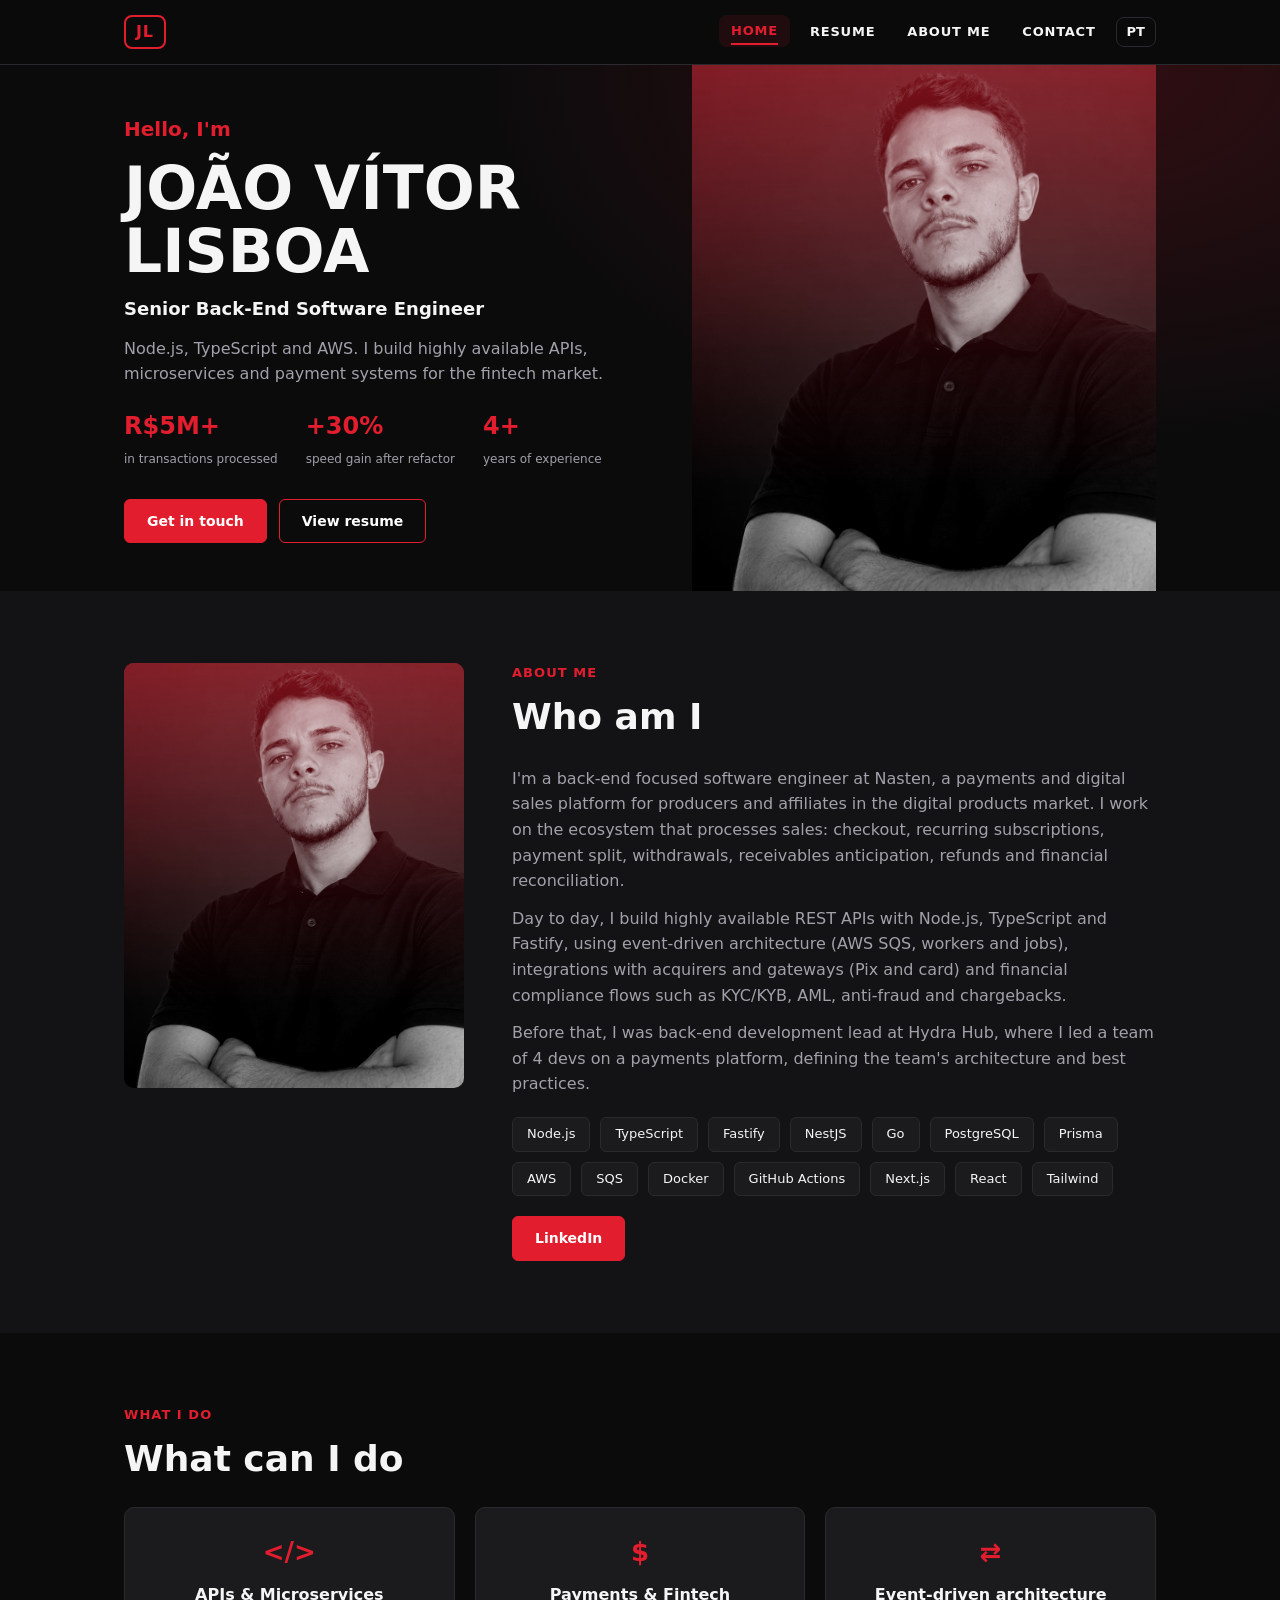
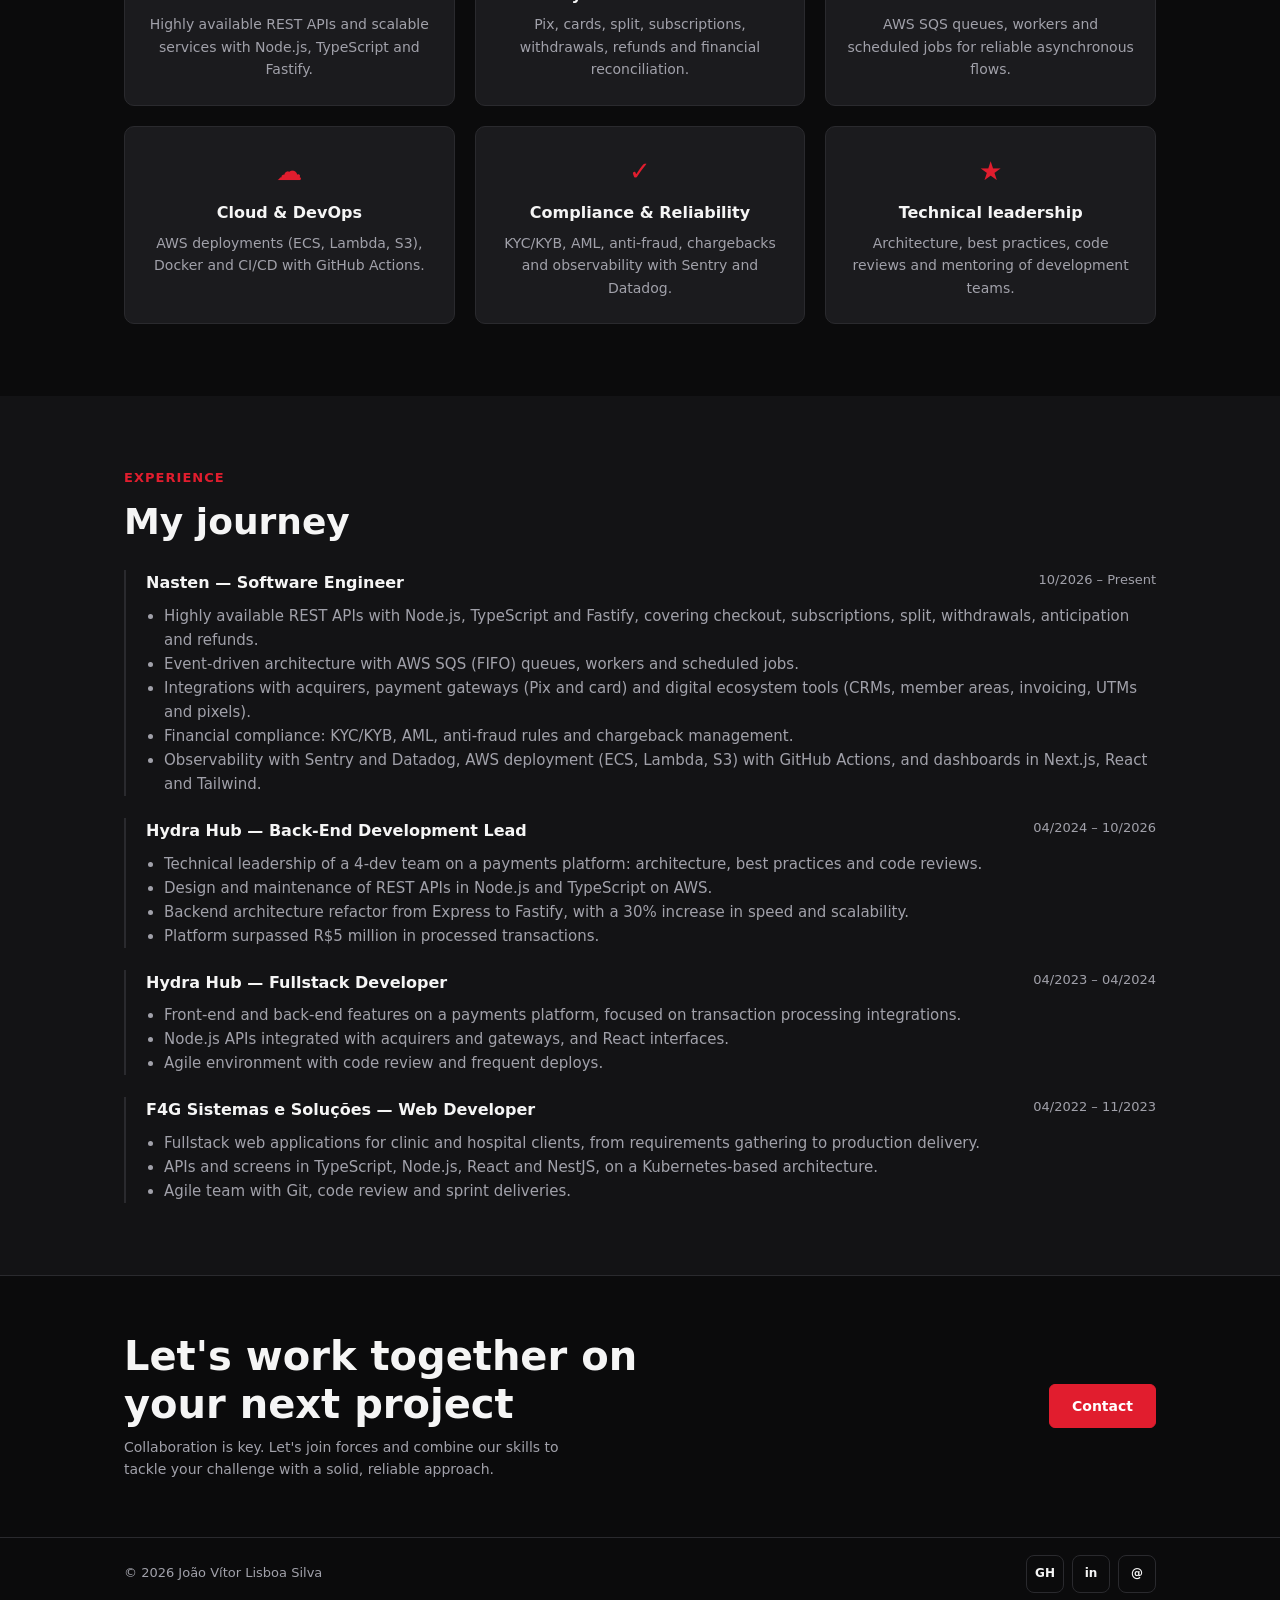
<file: index.html>
<!doctype html>
<html lang="pt-BR">
<head>
  <meta charset="utf-8">
  <meta name="viewport" content="width=device-width, initial-scale=1">
  <title>João Vítor Lisboa — Engenheiro de Software Back-End</title>
  <meta name="description" content="Portfólio de João Vítor Lisboa Silva: engenheiro de software back-end sênior (Node.js, TypeScript, AWS), com foco em fintech e pagamentos.">
  <link rel="stylesheet" href="style.css">
</head>
<body data-page="home">
  <header class="nav">
    <div class="wrap">
      <a href="index.html" class="logo">JL</a>
      <nav>
        <a href="index.html" data-nav="home" data-i18n="nav_home"></a>
        <a href="resume.html" data-nav="resume" data-i18n="nav_resume"></a>
        <a href="index.html#about" data-nav="about" data-i18n="nav_about"></a>
        <a href="contact.html" data-nav="contact" data-i18n="nav_contact"></a>
        <button id="lang" aria-label="Language">EN</button>
      </nav>
    </div>
  </header>

  <main>
    <section class="hero">
      <div class="wrap">
        <div class="hero-text">
          <p class="eyebrow" data-i18n="hero_hi"></p>
          <h1>João Vítor Lisboa</h1>
          <p class="role" data-i18n="hero_role"></p>
          <p class="lead" data-i18n="hero_desc"></p>
          <div class="stats">
            <div><strong>R$5M+</strong><span data-i18n="stat_volume"></span></div>
            <div><strong>+30%</strong><span data-i18n="stat_perf"></span></div>
            <div><strong>4+</strong><span data-i18n="stat_years"></span></div>
          </div>
          <div class="hero-actions">
            <a class="btn" href="contact.html" data-i18n="cta_contact"></a>
            <a class="btn ghost" href="resume.html" data-i18n="cta_resume"></a>
          </div>
        </div>
        <div class="photo hero-photo">
          <span class="initials">JL</span>
          <img src="assets/foto.png" alt="João Vítor Lisboa" onerror="this.remove()">
        </div>
      </div>
    </section>

    <section class="block" id="about">
      <div class="wrap about">
        <div class="photo">
          <span class="initials">JL</span>
          <img src="assets/foto.png" alt="João Vítor Lisboa" onerror="this.remove()">
        </div>
        <div>
          <p class="tag" data-i18n="nav_about"></p>
          <h2 class="title" data-i18n="about_title"></h2>
          <p data-i18n="about_1"></p>
          <p data-i18n="about_2"></p>
          <p data-i18n="about_3"></p>
          <ul class="chips">
            <li>Node.js</li><li>TypeScript</li><li>Fastify</li><li>NestJS</li><li>Go</li>
            <li>PostgreSQL</li><li>Prisma</li><li>AWS</li><li>SQS</li><li>Docker</li>
            <li>GitHub Actions</li><li>Next.js</li><li>React</li><li>Tailwind</li>
          </ul>
          <a class="btn" href="https://www.linkedin.com/in/dev-lisboa/" target="_blank" rel="noopener">LinkedIn</a>
        </div>
      </div>
    </section>

    <section class="block dark" id="services">
      <div class="wrap">
        <p class="tag" data-i18n="svc_tag"></p>
        <h2 class="title" data-i18n="svc_title"></h2>
        <div class="services">
          <article class="service"><div class="icon">&lt;/&gt;</div><h4 data-i18n="s1_t"></h4><p data-i18n="s1_d"></p></article>
          <article class="service"><div class="icon">$</div><h4 data-i18n="s2_t"></h4><p data-i18n="s2_d"></p></article>
          <article class="service"><div class="icon">⇄</div><h4 data-i18n="s3_t"></h4><p data-i18n="s3_d"></p></article>
          <article class="service"><div class="icon">☁</div><h4 data-i18n="s4_t"></h4><p data-i18n="s4_d"></p></article>
          <article class="service"><div class="icon">✓</div><h4 data-i18n="s5_t"></h4><p data-i18n="s5_d"></p></article>
          <article class="service"><div class="icon">★</div><h4 data-i18n="s6_t"></h4><p data-i18n="s6_d"></p></article>
        </div>
      </div>
    </section>

    <section class="block" id="experience">
      <div class="wrap">
        <p class="tag" data-i18n="nav_experience"></p>
        <h2 class="title" data-i18n="exp_title"></h2>
        <div class="timeline">
          <article class="job">
            <div class="job-head"><h4>Nasten — <span data-i18n="j0_role"></span></h4><span class="date" data-i18n="j0_date"></span></div>
            <ul>
              <li data-i18n="j0_b1"></li><li data-i18n="j0_b2"></li><li data-i18n="j0_b3"></li>
              <li data-i18n="j0_b4"></li><li data-i18n="j0_b5"></li>
            </ul>
          </article>
          <article class="job">
            <div class="job-head"><h4>Hydra Hub — <span data-i18n="j1_role"></span></h4><span class="date" data-i18n="j1_date"></span></div>
            <ul>
              <li data-i18n="j1_b1"></li><li data-i18n="j1_b2"></li><li data-i18n="j1_b3"></li><li data-i18n="j1_b4"></li>
            </ul>
          </article>
          <article class="job">
            <div class="job-head"><h4>Hydra Hub — <span data-i18n="j2_role"></span></h4><span class="date" data-i18n="j2_date"></span></div>
            <ul><li data-i18n="j2_b1"></li><li data-i18n="j2_b2"></li><li data-i18n="j2_b3"></li></ul>
          </article>
          <article class="job">
            <div class="job-head"><h4>F4G Sistemas e Soluções — <span data-i18n="j3_role"></span></h4><span class="date" data-i18n="j3_date"></span></div>
            <ul><li data-i18n="j3_b1"></li><li data-i18n="j3_b2"></li><li data-i18n="j3_b3"></li></ul>
          </article>
        </div>
      </div>
    </section>

    <section class="cta">
      <div class="wrap">
        <div>
          <h2 data-i18n="cta_title"></h2>
          <p data-i18n="cta_text"></p>
        </div>
        <a class="btn" href="contact.html" data-i18n="cta_btn"></a>
      </div>
    </section>
  </main>

  <footer>
    <div class="wrap">
      <span class="copy">© <span id="year"></span> João Vítor Lisboa Silva</span>
      <div class="social">
        <a href="https://github.com/Joao-Lisboa" target="_blank" rel="noopener" aria-label="GitHub">GH</a>
        <a href="https://www.linkedin.com/in/dev-lisboa/" target="_blank" rel="noopener" aria-label="LinkedIn">in</a>
        <a href="mailto:dev.joao.lisboa@gmail.com" aria-label="E-mail">@</a>
      </div>
    </div>
  </footer>
  <script src="script.js"></script>
</body>
</html>
</file>
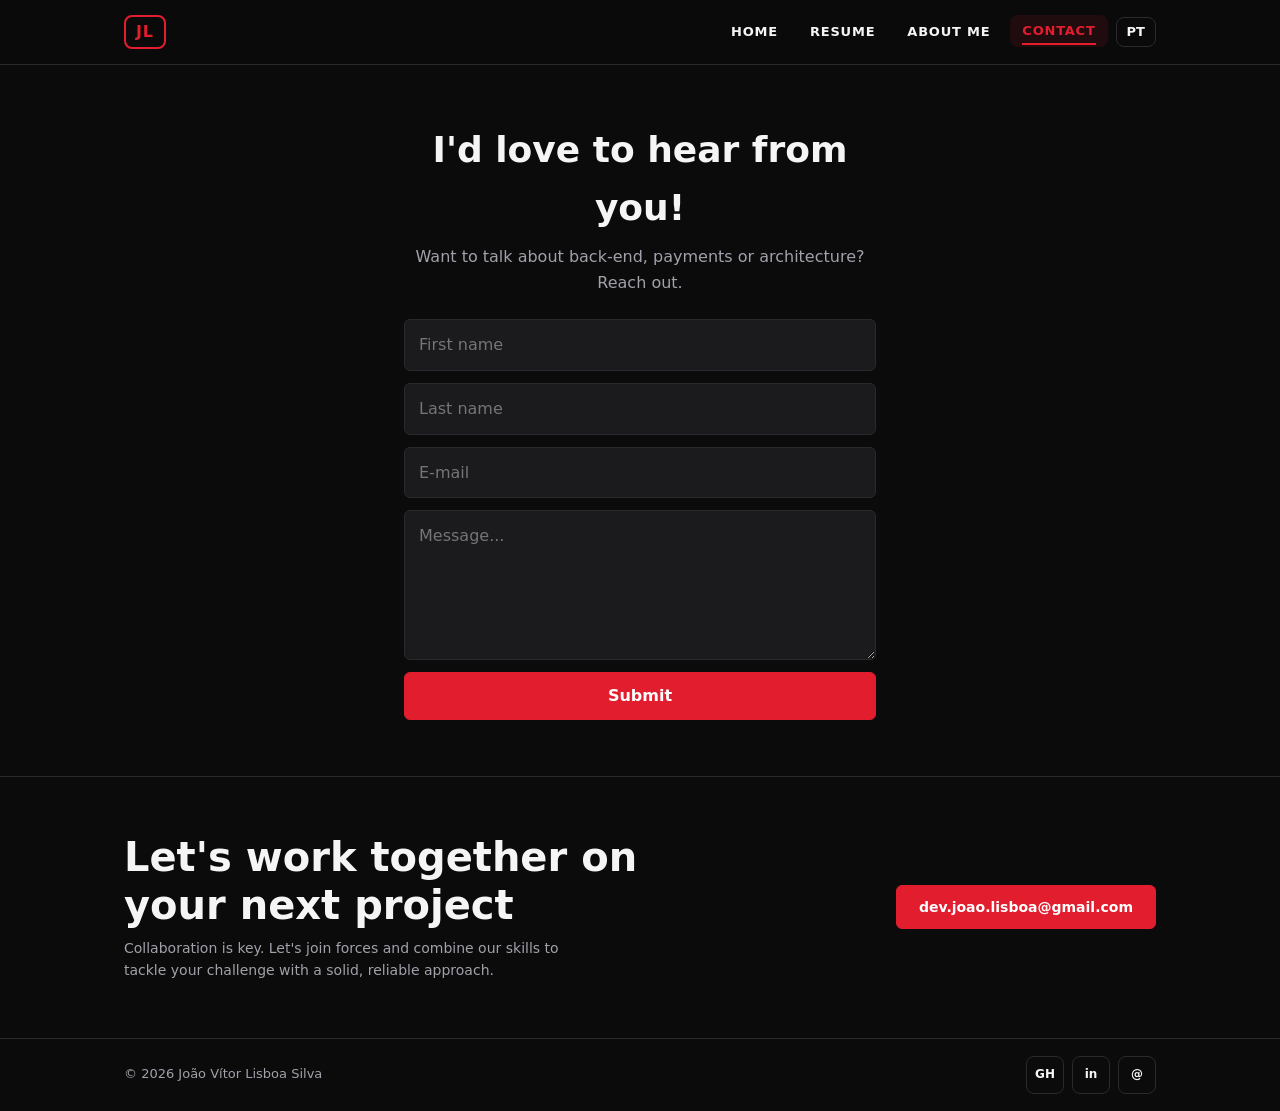
<file: contact.html>
<!doctype html>
<html lang="pt-BR">
<head>
  <meta charset="utf-8">
  <meta name="viewport" content="width=device-width, initial-scale=1">
  <title>Contato — João Vítor Lisboa</title>
  <meta name="description" content="Entre em contato com João Vítor Lisboa Silva.">
  <link rel="stylesheet" href="style.css">
</head>
<body data-page="contact">
  <header class="nav">
    <div class="wrap">
      <a href="index.html" class="logo">JL</a>
      <nav>
        <a href="index.html" data-nav="home" data-i18n="nav_home"></a>
        <a href="resume.html" data-nav="resume" data-i18n="nav_resume"></a>
        <a href="index.html#about" data-nav="about" data-i18n="nav_about"></a>
        <a href="contact.html" data-nav="contact" data-i18n="nav_contact"></a>
        <button id="lang" aria-label="Language">EN</button>
      </nav>
    </div>
  </header>

  <main class="form-wrap">
    <h1 data-i18n="form_title"></h1>
    <p class="sub" data-i18n="contact_text"></p>
    <form id="contact-form">
      <input name="first" type="text" required data-i18n-ph="ph_first">
      <input name="last" type="text" data-i18n-ph="ph_last">
      <input name="email" type="email" required data-i18n-ph="ph_email">
      <textarea name="message" required data-i18n-ph="ph_msg"></textarea>
      <button class="btn" type="submit" data-i18n="form_send"></button>
    </form>
  </main>

  <section class="cta">
    <div class="wrap">
      <div>
        <h2 data-i18n="cta_title"></h2>
        <p data-i18n="cta_text"></p>
      </div>
      <a class="btn" href="mailto:dev.joao.lisboa@gmail.com">dev.joao.lisboa@gmail.com</a>
    </div>
  </section>

  <footer>
    <div class="wrap">
      <span class="copy">© <span id="year"></span> João Vítor Lisboa Silva</span>
      <div class="social">
        <a href="https://github.com/Joao-Lisboa" target="_blank" rel="noopener" aria-label="GitHub">GH</a>
        <a href="https://www.linkedin.com/in/dev-lisboa/" target="_blank" rel="noopener" aria-label="LinkedIn">in</a>
        <a href="mailto:dev.joao.lisboa@gmail.com" aria-label="E-mail">@</a>
      </div>
    </div>
  </footer>
  <script src="script.js"></script>
</body>
</html>
</file>
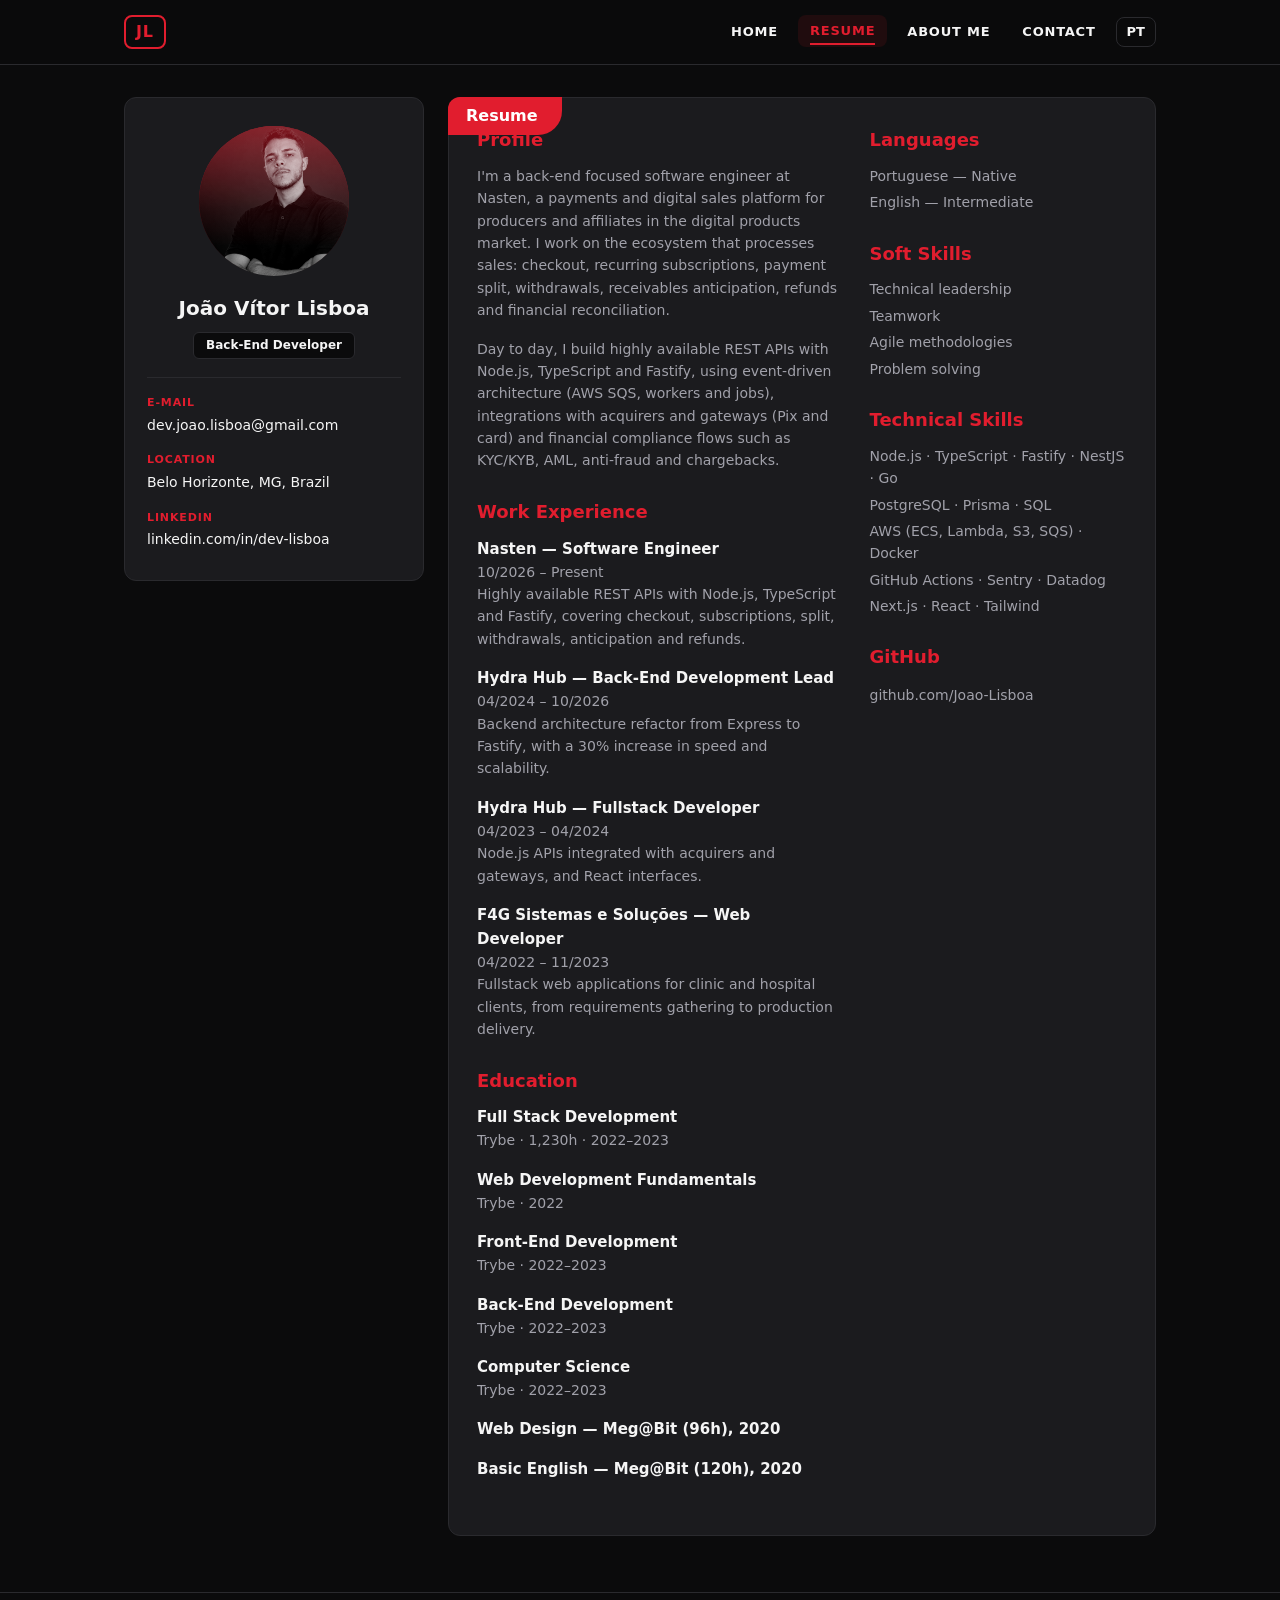
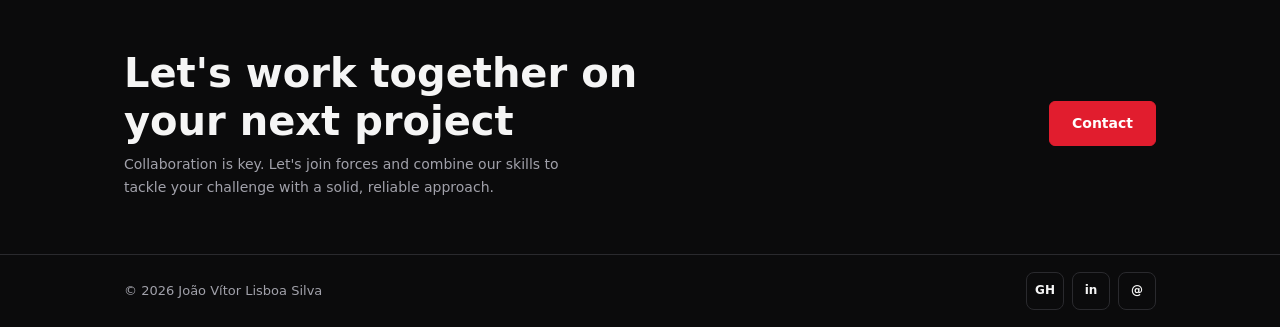
<file: resume.html>
<!doctype html>
<html lang="pt-BR">
<head>
  <meta charset="utf-8">
  <meta name="viewport" content="width=device-width, initial-scale=1">
  <title>Currículo — João Vítor Lisboa</title>
  <meta name="description" content="Currículo de João Vítor Lisboa Silva, engenheiro de software back-end sênior.">
  <link rel="stylesheet" href="style.css">
</head>
<body data-page="resume">
  <header class="nav">
    <div class="wrap">
      <a href="index.html" class="logo">JL</a>
      <nav>
        <a href="index.html" data-nav="home" data-i18n="nav_home"></a>
        <a href="resume.html" data-nav="resume" data-i18n="nav_resume"></a>
        <a href="index.html#about" data-nav="about" data-i18n="nav_about"></a>
        <a href="contact.html" data-nav="contact" data-i18n="nav_contact"></a>
        <button id="lang" aria-label="Language">EN</button>
      </nav>
    </div>
  </header>

  <main class="wrap resume">
    <aside class="side">
      <div class="photo">
        <span class="initials">JL</span>
        <img src="assets/foto.png" alt="João Vítor Lisboa" onerror="this.remove()">
      </div>
      <h2>João Vítor Lisboa</h2>
      <span class="badge" data-i18n="badge"></span>
      <div class="contact-list">
        <div><small data-i18n="lbl_email"></small><a href="mailto:dev.joao.lisboa@gmail.com">dev.joao.lisboa@gmail.com</a></div>
        <div><small data-i18n="lbl_location"></small><span data-i18n="location"></span></div>
        <div><small>LinkedIn</small><a href="https://www.linkedin.com/in/dev-lisboa/" target="_blank" rel="noopener">linkedin.com/in/dev-lisboa</a></div>
      </div>
    </aside>

    <article class="paper">
      <span class="ribbon" data-i18n="nav_resume"></span>
      <div class="col">
        <div class="section">
          <h3 data-i18n="lbl_profile"></h3>
          <p class="item" data-i18n="about_1"></p>
          <p class="item" data-i18n="about_2"></p>
        </div>

        <div class="section">
          <h3 data-i18n="lbl_experience"></h3>
          <div class="item"><strong>Nasten — <span data-i18n="j0_role"></span></strong><p data-i18n="j0_date"></p><p data-i18n="j0_b1"></p></div>
          <div class="item"><strong>Hydra Hub — <span data-i18n="j1_role"></span></strong><p data-i18n="j1_date"></p><p data-i18n="j1_b3"></p></div>
          <div class="item"><strong>Hydra Hub — <span data-i18n="j2_role"></span></strong><p data-i18n="j2_date"></p><p data-i18n="j2_b2"></p></div>
          <div class="item"><strong>F4G Sistemas e Soluções — <span data-i18n="j3_role"></span></strong><p data-i18n="j3_date"></p><p data-i18n="j3_b1"></p></div>
        </div>

        <div class="section">
          <h3 data-i18n="nav_education"></h3>
          <div class="item"><strong data-i18n="ed_t0"></strong><p data-i18n="ed_date"></p></div>
          <div class="item"><strong data-i18n="ed_t1"></strong><p>Trybe · 2022</p></div>
          <div class="item"><strong data-i18n="ed_t2"></strong><p>Trybe · 2022–2023</p></div>
          <div class="item"><strong data-i18n="ed_t3"></strong><p>Trybe · 2022–2023</p></div>
          <div class="item"><strong data-i18n="ed_t4"></strong><p>Trybe · 2022–2023</p></div>
          <div class="item"><strong data-i18n="ed_2"></strong></div>
          <div class="item"><strong data-i18n="ed_3"></strong></div>
        </div>
      </div>

      <div class="col">
        <div class="section">
          <h3 data-i18n="lbl_languages"></h3>
          <ul class="plain"><li data-i18n="lang_pt"></li><li data-i18n="lang_en"></li></ul>
        </div>
        <div class="section">
          <h3 data-i18n="lbl_soft"></h3>
          <ul class="plain">
            <li data-i18n="soft_1"></li><li data-i18n="soft_2"></li><li data-i18n="soft_3"></li><li data-i18n="soft_4"></li>
          </ul>
        </div>
        <div class="section">
          <h3 data-i18n="lbl_tech"></h3>
          <ul class="plain">
            <li>Node.js · TypeScript · Fastify · NestJS · Go</li>
            <li>PostgreSQL · Prisma · SQL</li>
            <li>AWS (ECS, Lambda, S3, SQS) · Docker</li>
            <li>GitHub Actions · Sentry · Datadog</li>
            <li>Next.js · React · Tailwind</li>
          </ul>
        </div>
        <div class="section">
          <h3>GitHub</h3>
          <a class="link" href="https://github.com/Joao-Lisboa" target="_blank" rel="noopener">github.com/Joao-Lisboa</a>
        </div>
      </div>
    </article>
  </main>

  <section class="cta">
    <div class="wrap">
      <div>
        <h2 data-i18n="cta_title"></h2>
        <p data-i18n="cta_text"></p>
      </div>
      <a class="btn" href="contact.html" data-i18n="cta_btn"></a>
    </div>
  </section>

  <footer>
    <div class="wrap">
      <span class="copy">© <span id="year"></span> João Vítor Lisboa Silva</span>
      <div class="social">
        <a href="https://github.com/Joao-Lisboa" target="_blank" rel="noopener" aria-label="GitHub">GH</a>
        <a href="https://www.linkedin.com/in/dev-lisboa/" target="_blank" rel="noopener" aria-label="LinkedIn">in</a>
        <a href="mailto:dev.joao.lisboa@gmail.com" aria-label="E-mail">@</a>
      </div>
    </div>
  </footer>
  <script src="script.js"></script>
</body>
</html>
</file>
<file: style.css>
:root {
  --bg: #0b0b0c; --bg2: #131315; --card: #1b1b1e; --border: #2a2a2e;
  --fg: #f5f5f5; --muted: #a1a1aa; --red: #e11d2e;
}
* { box-sizing: border-box; }
html { scroll-behavior: smooth; }
body {
  margin: 0; background: var(--bg); color: var(--fg);
  font: 16px/1.6 system-ui, -apple-system, "Segoe UI", sans-serif;
}
a { color: inherit; text-decoration: none; }
h1, h2, h3, h4, p { margin: 0; }
.wrap { max-width: 1080px; margin: 0 auto; padding: 0 24px; }

/* nav */
.nav {
  position: sticky; top: 0; z-index: 10; background: rgba(11,11,12,.88);
  backdrop-filter: blur(8px); border-bottom: 1px solid var(--border);
}
.nav .wrap { display: flex; align-items: center; justify-content: space-between; height: 64px; gap: 16px; }
.logo {
  font-weight: 800; letter-spacing: .05em; color: var(--red);
  border: 2px solid var(--red); border-radius: 8px; padding: 2px 10px;
}
.nav nav { display: flex; gap: 8px; align-items: center; }
.nav nav a {
  position: relative; padding: 6px 12px; border-radius: 8px; font-size: 13px;
  font-weight: 700; letter-spacing: .06em; text-transform: uppercase;
  transition: color .2s, background-color .2s, transform .2s;
}
.nav nav a::after {
  content: ""; position: absolute; left: 12px; right: 12px; bottom: 2px; height: 2px;
  background: var(--red); transform: scaleX(0); transform-origin: left; transition: transform .25s ease;
}
.nav nav a:hover, .nav nav a.active {
  color: var(--red); background: rgba(225,29,46,.1); transform: translateY(-1px);
}
.nav nav a:hover::after, .nav nav a.active::after { transform: scaleX(1); }
#lang {
  background: transparent; color: var(--fg); border: 1px solid var(--border); border-radius: 8px;
  padding: 4px 10px; cursor: pointer; font: inherit; font-size: 13px; font-weight: 700;
  transition: border-color .2s, color .2s;
}
#lang:hover { border-color: var(--red); color: var(--red); }

/* buttons */
.btn {
  display: inline-block; padding: 10px 22px; border-radius: 6px; background: var(--red);
  color: #fff; font-weight: 700; font-size: 14px; border: 1px solid var(--red);
  transition: transform .2s, box-shadow .2s, background-color .2s;
}
.btn:hover { transform: translateY(-2px); box-shadow: 0 8px 20px rgba(225,29,46,.35); background: #f02a3b; }
.btn.ghost { background: transparent; }
.btn.ghost:hover { background: rgba(225,29,46,.12); }

/* photo */
.photo {
  position: relative; background: linear-gradient(180deg, var(--red), var(--bg));
  overflow: hidden; display: grid; place-items: center;
}
.photo .initials { font-size: 72px; font-weight: 800; color: rgba(255,255,255,.85); letter-spacing: .05em; }
.photo img {
  position: absolute; inset: 0; width: 100%; height: 100%; object-fit: cover;
  object-position: 58% 12%; filter: grayscale(1) contrast(1.08);
}
.photo:has(img)::after {
  content: ""; position: absolute; inset: 0; pointer-events: none; mix-blend-mode: screen;
  background: linear-gradient(180deg, rgba(225,29,46,.55), rgba(225,29,46,.12) 55%, transparent 80%);
}

/* hero */
.hero { background: radial-gradient(80% 120% at 85% 0%, rgba(225,29,46,.18), transparent 60%), var(--bg); }
.hero .wrap { display: grid; grid-template-columns: 1.1fr .9fr; align-items: stretch; min-height: 460px; }
.hero-text { display: flex; flex-direction: column; justify-content: center; gap: 12px; padding: 48px 0; }
.eyebrow { color: var(--red); font-size: 20px; font-weight: 600; }
.hero h1 { font-size: clamp(36px, 6vw, 60px); line-height: 1.05; text-transform: uppercase; }
.role { color: var(--fg); font-size: 18px; font-weight: 600; }
.lead { color: var(--muted); max-width: 520px; }
.stats { display: flex; gap: 28px; flex-wrap: wrap; margin: 8px 0; }
.stats strong { display: block; font-size: 24px; color: var(--red); }
.stats span { color: var(--muted); font-size: 12px; }
.hero-photo { min-height: 360px; }
.hero-actions { display: flex; gap: 12px; flex-wrap: wrap; margin-top: 8px; }

/* sections */
section.block { padding: 72px 0; background: var(--bg2); }
section.block.dark { background: var(--bg); }
.tag { color: var(--red); font-size: 13px; font-weight: 700; letter-spacing: .08em; text-transform: uppercase; }
.title { font-size: clamp(26px, 4vw, 36px); margin: 4px 0 20px; }

.about { display: grid; grid-template-columns: 340px 1fr; gap: 48px; align-items: start; }
.about .photo { aspect-ratio: 4/5; border-radius: 10px; }
.about p { color: var(--muted); margin-bottom: 12px; }
.about p.tag { color: var(--red); margin-bottom: 0; }
.chips { list-style: none; padding: 0; margin: 20px 0; display: flex; flex-wrap: wrap; gap: 10px; }
.chips li {
  padding: 6px 14px; border: 1px solid var(--border); border-radius: 6px; background: var(--card);
  font-size: 13px; cursor: default;
  transition: background-color .2s, color .2s, border-color .2s, transform .2s, box-shadow .2s;
}
.chips li:hover {
  background: var(--red); border-color: var(--red); color: #fff; transform: translateY(-3px);
  box-shadow: 0 6px 16px rgba(225,29,46,.35);
}

/* services */
.services { display: grid; grid-template-columns: repeat(auto-fit, minmax(260px, 1fr)); gap: 20px; margin-top: 8px; }
.service {
  background: var(--card); border: 1px solid var(--border); border-radius: 10px;
  padding: 24px 20px; text-align: center; transition: transform .2s, border-color .2s, box-shadow .2s;
}
.service:hover { transform: translateY(-4px); border-color: var(--red); box-shadow: 0 10px 28px rgba(225,29,46,.18); }
.service .icon { color: var(--red); font-size: 26px; font-weight: 700; margin-bottom: 8px; }
.service h4 { margin-bottom: 6px; }
.service p { color: var(--muted); font-size: 14px; }

/* experience */
.timeline { display: grid; gap: 22px; }
.job { border-left: 2px solid var(--border); padding-left: 20px; transition: border-color .2s; }
.job:hover { border-left-color: var(--red); }
.job-head { display: flex; justify-content: space-between; gap: 12px; flex-wrap: wrap; }
.date { color: var(--muted); font-size: 13px; }
.job ul { margin: 8px 0 0; padding-left: 18px; color: var(--muted); font-size: 15px; }

/* resume page */
.resume { display: grid; grid-template-columns: 300px 1fr; gap: 24px; padding: 32px 24px 56px; align-items: start; }
.side {
  background: var(--card); border: 1px solid var(--border); border-radius: 12px; padding: 28px 22px;
  text-align: center; position: sticky; top: 88px;
}
.side .photo { width: 150px; height: 150px; border-radius: 50%; margin: 0 auto 16px; }
.side .photo .initials { font-size: 44px; }
.side h2 { font-size: 20px; }
.badge {
  display: inline-block; margin: 8px 0 18px; padding: 3px 12px; border-radius: 6px;
  background: var(--bg); border: 1px solid var(--border); font-size: 12px; font-weight: 600;
}
.contact-list { border-top: 1px solid var(--border); padding-top: 16px; text-align: left; display: grid; gap: 14px; }
.contact-list small { display: block; color: var(--red); font-size: 11px; font-weight: 700; letter-spacing: .08em; text-transform: uppercase; }
.contact-list span, .contact-list a { font-size: 14px; word-break: break-word; }
.contact-list a:hover { color: var(--red); }
.paper {
  background: var(--card); border: 1px solid var(--border); border-radius: 12px; padding: 28px;
  display: grid; grid-template-columns: 1.4fr 1fr; gap: 32px; position: relative;
}
.paper .ribbon {
  position: absolute; top: -1px; left: -1px; background: var(--red); color: #fff;
  font-weight: 800; padding: 6px 24px 6px 18px; border-radius: 12px 0 24px 0;
}
.paper .col:first-child { padding-top: 24px; }
.paper h3 { color: var(--red); font-size: 18px; margin: 0 0 10px; }
.paper .item { margin-bottom: 16px; }
.paper .item strong { display: block; font-size: 15px; }
.paper .item p, .paper p.item { color: var(--muted); font-size: 14px; }
.paper .section { margin-bottom: 26px; }
.paper ul.plain { list-style: none; padding: 0; margin: 0; color: var(--muted); font-size: 14px; display: grid; gap: 4px; }
.paper a.link { color: var(--muted); font-size: 14px; }
.paper a.link:hover { color: var(--red); }

/* contact page */
.form-wrap { max-width: 520px; margin: 0 auto; padding: 56px 24px; text-align: center; }
.form-wrap h1 { font-size: clamp(26px, 4vw, 36px); margin-bottom: 8px; }
.form-wrap .sub { color: var(--muted); margin-bottom: 24px; }
form { display: grid; gap: 12px; }
input, textarea {
  width: 100%; padding: 12px 14px; border-radius: 6px; border: 1px solid var(--border);
  background: var(--card); color: var(--fg); font: inherit;
  transition: border-color .2s, box-shadow .2s;
}
input:focus, textarea:focus { outline: none; border-color: var(--red); box-shadow: 0 0 0 3px rgba(225,29,46,.2); }
textarea { min-height: 150px; resize: vertical; }
form .btn { cursor: pointer; font: inherit; font-weight: 700; }

/* cta + footer */
.cta { background: var(--bg); padding: 56px 0; border-top: 1px solid var(--border); }
.cta .wrap { display: flex; justify-content: space-between; align-items: center; gap: 24px; flex-wrap: wrap; }
.cta h2 { font-size: clamp(26px, 4vw, 40px); line-height: 1.2; max-width: 520px; }
.cta p { color: var(--muted); margin-top: 8px; max-width: 480px; font-size: 14px; }
footer { border-top: 1px solid var(--border); background: var(--bg); }
footer .wrap { display: flex; justify-content: space-between; align-items: center; height: 72px; }
.social { display: flex; gap: 8px; }
.social a {
  width: 38px; height: 38px; display: grid; place-items: center; border-radius: 8px;
  border: 1px solid var(--border); font-size: 12px; font-weight: 700;
  transition: background-color .2s, border-color .2s, transform .2s;
}
.social a:hover { background: var(--red); border-color: var(--red); transform: translateY(-2px); }
.copy { color: var(--muted); font-size: 13px; }

@media (max-width: 820px) {
  .hero .wrap, .about, .resume, .paper { grid-template-columns: 1fr; }
  .hero-photo { order: -1; min-height: 260px; margin: 0 -24px; }
  .about .photo { max-width: 320px; }
  .side { position: static; }
  .nav nav a { padding: 6px 8px; font-size: 12px; }
  .logo { display: none; }
  footer .wrap { flex-direction: column; justify-content: center; gap: 8px; height: auto; padding: 16px 24px; }
}
</file>
